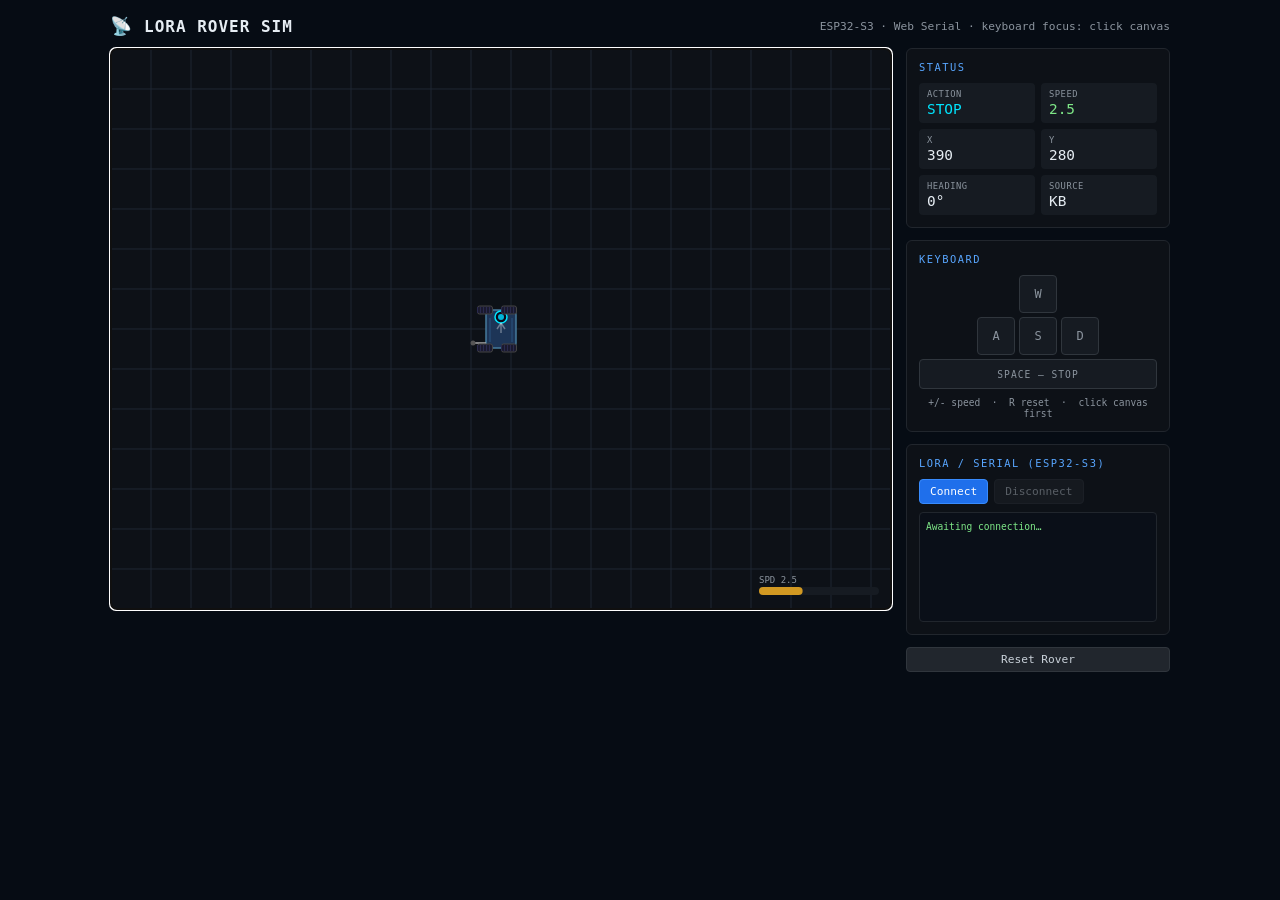
<file: RobotSim/index.html>
<!DOCTYPE html>
<html lang="en">
<head>
  <meta charset="UTF-8">
  <meta name="viewport" content="width=device-width, initial-scale=1.0">
  <title>LoRa Rover Simulator</title>
  <style>
    *, *::before, *::after { box-sizing: border-box; margin: 0; padding: 0; }
    body {
      background: #060c14;
      color: #c9d1d9;
      font-family: 'SF Mono', 'Fira Code', monospace;
      display: flex;
      flex-direction: column;
      align-items: center;
      min-height: 100vh;
      padding: 16px;
      gap: 12px;
    }
    header {
      display: flex;
      align-items: center;
      gap: 12px;
      font-size: 0.8rem;
      color: #8b949e;
      width: 100%;
      max-width: 1060px;
    }
    header h1 { font-size: 1rem; color: #e6edf3; letter-spacing: 1px; }
    .main-row {
      display: flex;
      gap: 14px;
      width: 100%;
      max-width: 1060px;
      align-items: flex-start;
    }
    canvas {
      border: 1px solid #21262d;
      border-radius: 6px;
      display: block;
      flex-shrink: 0;
    }
    .side-panel { display: flex; flex-direction: column; gap: 12px; min-width: 220px; flex: 1; }
    .panel { background: #0d1117; border: 1px solid #21262d; border-radius: 6px; padding: 12px; }
    .panel-title { font-size: 0.65rem; color: #58a6ff; letter-spacing: 1.5px; text-transform: uppercase; margin-bottom: 10px; }
    .status-grid { display: grid; grid-template-columns: 1fr 1fr; gap: 6px; }
    .stat { background: #161b22; border-radius: 4px; padding: 6px 8px; }
    .stat-label { font-size: 0.55rem; color: #8b949e; letter-spacing: 0.5px; }
    .stat-value { font-size: 0.9rem; color: #e6edf3; margin-top: 2px; }
    .kbd-grid {
      display: grid;
      grid-template-columns: repeat(3, 38px);
      grid-template-rows: repeat(2, 38px);
      gap: 4px;
      justify-content: center;
    }
    .key {
      width: 38px; height: 38px;
      background: #161b22;
      border: 1px solid #30363d;
      border-radius: 4px;
      display: flex; align-items: center; justify-content: center;
      font-size: 0.75rem; color: #8b949e;
      transition: background 0.08s, color 0.08s, border-color 0.08s;
      user-select: none;
    }
    .key.active { background: #1f6feb; border-color: #58a6ff; color: #fff; }
    .key-space {
      width: 100%; height: 30px; margin-top: 4px;
      font-size: 0.6rem; letter-spacing: 1px;
    }
    .kbd-hint { font-size: 0.6rem; color: #8b949e; text-align: center; margin-top: 8px; }
    .serial-controls { display: flex; gap: 6px; margin-bottom: 8px; }
    button {
      background: #21262d; border: 1px solid #30363d; border-radius: 4px;
      color: #c9d1d9; padding: 5px 10px; font-size: 0.7rem;
      font-family: inherit; cursor: pointer; transition: background 0.15s;
    }
    button:hover { background: #2d333b; }
    button.primary { background: #1f6feb; border-color: #388bfd; color: #fff; }
    button.primary:hover { background: #388bfd; }
    button:disabled { opacity: 0.4; cursor: default; }
    .serial-log {
      background: #0a0f18; border: 1px solid #21262d; border-radius: 4px;
      height: 110px; overflow-y: auto; padding: 6px;
      font-size: 0.6rem; color: #7ee787; line-height: 1.7;
      white-space: pre-wrap;
    }
    #btn-reset { width: 100%; }
    @media (max-width: 880px) { .main-row { flex-direction: column; align-items: center; } }
  </style>
</head>
<body>

<header>
  <span style="color:#ff6b35;font-size:1.1rem">&#x1F4E1;</span>
  <h1>LORA ROVER SIM</h1>
  <span style="margin-left:auto;font-size:0.7rem">ESP32-S3 · Web Serial · keyboard focus: click canvas</span>
</header>

<div class="main-row">
  <canvas id="canvas" width="780" height="560" tabindex="0"></canvas>

  <div class="side-panel">
    <div class="panel">
      <div class="panel-title">Status</div>
      <div class="status-grid">
        <div class="stat"><div class="stat-label">ACTION</div><div class="stat-value" id="st-action" style="color:#00e5ff">STOP</div></div>
        <div class="stat"><div class="stat-label">SPEED</div><div class="stat-value" id="st-speed" style="color:#7ee787">2.5</div></div>
        <div class="stat"><div class="stat-label">X</div><div class="stat-value" id="st-x">390</div></div>
        <div class="stat"><div class="stat-label">Y</div><div class="stat-value" id="st-y">280</div></div>
        <div class="stat"><div class="stat-label">HEADING</div><div class="stat-value" id="st-angle">270°</div></div>
        <div class="stat"><div class="stat-label">SOURCE</div><div class="stat-value" id="st-source">KB</div></div>
      </div>
    </div>

    <div class="panel">
      <div class="panel-title">Keyboard</div>
      <div class="kbd-grid">
        <div></div>
        <div class="key" id="key-w">W</div>
        <div></div>
        <div class="key" id="key-a">A</div>
        <div class="key" id="key-s">S</div>
        <div class="key" id="key-d">D</div>
      </div>
      <div class="key key-space" id="key-space">SPACE — STOP</div>
      <div class="kbd-hint">+/- speed &nbsp;·&nbsp; R reset &nbsp;·&nbsp; click canvas first</div>
    </div>

    <div class="panel">
      <div class="panel-title">LoRa / Serial (ESP32-S3)</div>
      <div class="serial-controls">
        <button class="primary" id="btn-connect">Connect</button>
        <button id="btn-disconnect" disabled>Disconnect</button>
      </div>
      <div class="serial-log" id="serial-log">Awaiting connection…
</div>
    </div>

    <button id="btn-reset">Reset Rover</button>
  </div>
</div>

<script src="script.js"></script>
</body>
</html>
</file>
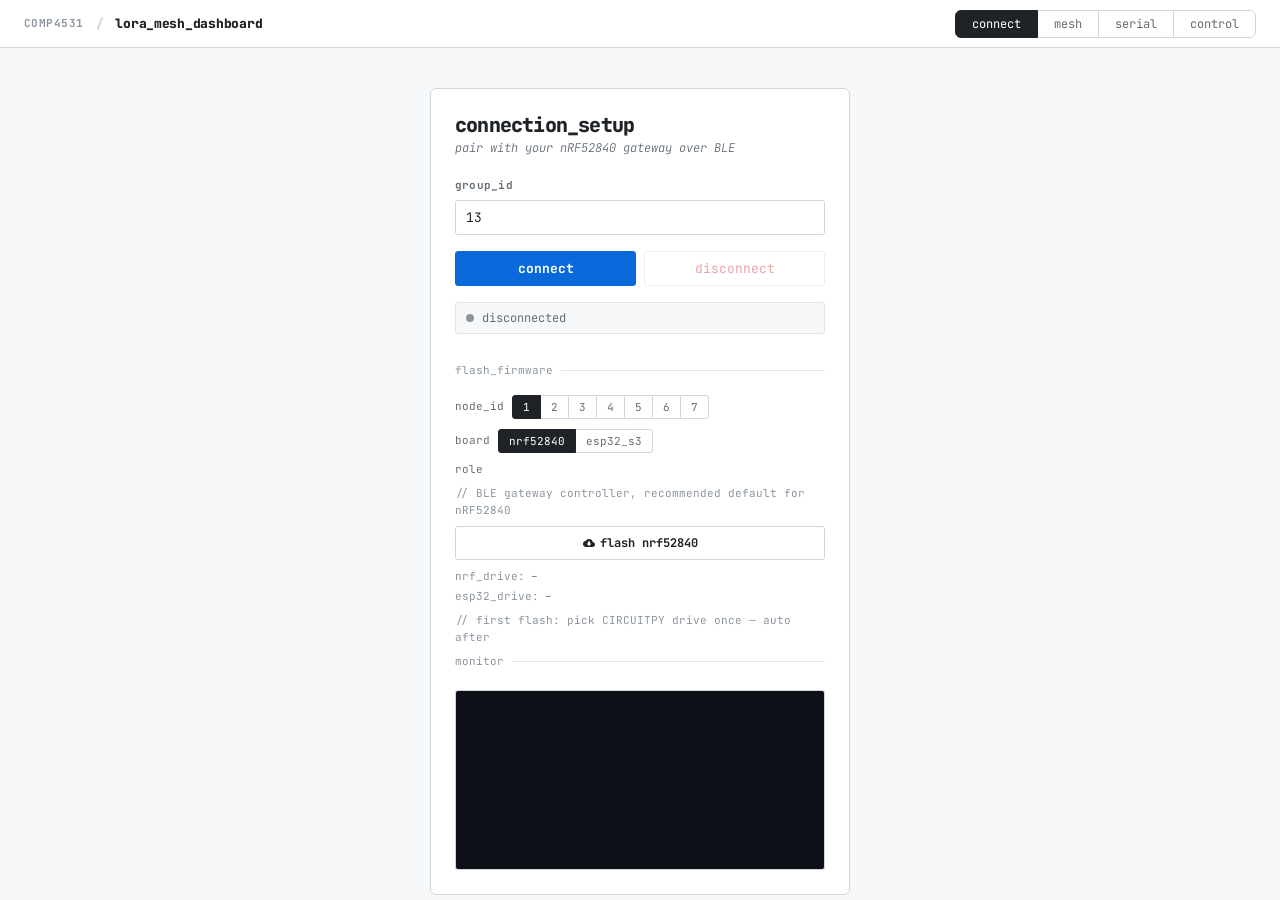
<file: lora-rover-control-network/dashboard/index.html>
<!DOCTYPE html>
<html lang="en">
<head>
    <meta charset="UTF-8">
    <meta name="viewport" content="width=device-width, initial-scale=1.0">
    <title>lora_mesh_dashboard</title>
    <link rel="stylesheet" href="style.css">
</head>
<body>
<div class="app-container">

    <!-- ── top bar ───────────────────────────────────────────────────────────── -->
    <header class="glass-bar">
        <div class="brand">
            <span class="logo-icon">COMP4531</span>
            <span class="brand-sep">/</span>
            <span class="brand-name">lora_mesh_dashboard</span>
        </div>
        <nav class="segmented-control">
            <button type="button" class="nav-btn active" onclick="setTab('home')">connect</button>
            <button type="button" class="nav-btn" onclick="setTab('mesh')">mesh</button>
            <button type="button" class="nav-btn" onclick="setTab('serial')">serial</button>
            <button type="button" class="nav-btn" onclick="setTab('control')">control</button>
        </nav>
    </header>

    <!-- ── connect ───────────────────────────────────────────────────────────── -->
    <section id="view-home" class="view-section active" style="justify-content:center;">
        <div class="card center-card">

            <h1 class="card-title">connection_setup</h1>
            <p class="card-sub">pair with your nRF52840 gateway over BLE</p>

            <div class="field">
                <label>group_id</label>
                <input type="number" id="gid" value="13" min="1" max="30" placeholder="1–30"
                       onkeydown="if(event.key==='Enter')event.preventDefault()">
            </div>

            <div class="action-row">
                <button type="button" id="conBtn" class="btn-primary" onclick="connect()">connect</button>
                <button type="button" id="disBtn" class="btn-danger" onclick="disconnect()" disabled>disconnect</button>
            </div>

            <div class="status-line">
                <div id="statusDot" class="dot"></div>
                <span id="connStatus">disconnected</span>
            </div>

            <hr class="md-divider" data-label="flash_firmware">

            <div class="flash-section">
                <div class="flash-node-row">
                    <span class="flash-node-label">node_id</span>
                    <div class="variant-ctrl" id="nodeIdCtrl">
                        <button type="button" class="var-btn active" onclick="setFlashNodeId(1,this)">1</button>
                        <button type="button" class="var-btn" onclick="setFlashNodeId(2,this)">2</button>
                        <button type="button" class="var-btn" onclick="setFlashNodeId(3,this)">3</button>
                        <button type="button" class="var-btn" onclick="setFlashNodeId(4,this)">4</button>
                        <button type="button" class="var-btn" onclick="setFlashNodeId(5,this)">5</button>
                        <button type="button" class="var-btn" onclick="setFlashNodeId(6,this)">6</button>
                        <button type="button" class="var-btn" onclick="setFlashNodeId(7,this)">7</button>
                    </div>
                </div>
                <div class="flash-variant-row">
                    <span class="flash-node-label">board</span>
                    <div class="variant-ctrl" id="boardCtrl">
                        <button type="button" id="boardBtnNrf" class="var-btn active" onclick="setFlashBoard('nrf',this)">nrf52840</button>
                        <button type="button" id="boardBtnEsp32" class="var-btn" onclick="setFlashBoard('esp32',this)">esp32_s3</button>
                    </div>
                </div>
                <div class="flash-variant-row">
                    <span class="flash-node-label">role</span>
                    <div class="variant-ctrl" id="roleCtrl">
                    </div>
                </div>
                <p class="flash-hint" id="flashRoleHint" style="margin-bottom:8px;">// BLE gateway controller, recommended default for nRF52840</p>

                <div class="action-row" style="margin-bottom:8px;">
                    <button type="button" class="btn-flash" id="btnFlashSelected" onclick="flashSelectedDevice()">
                        <svg viewBox="0 0 24 24" width="12" height="12" fill="currentColor" style="margin-right:5px">
                            <path d="M19.35 10.04A7.49 7.49 0 0 0 12 4C9.11 4 6.6 5.64 5.35 8.04A5.994 5.994 0 0 0 0 14c0 3.31 2.69 6 6 6h13c2.76 0 5-2.24 5-5 0-2.64-2.05-4.78-4.65-4.96zM17 13l-5 5-5-5h3V9h4v4h3z"/>
                        </svg>
                        <span id="btnFlashSelectedLabel">flash nrf52840</span>
                    </button>
                </div>
                <div class="flash-drives">
                    <div class="flash-drive-row">
                        <span class="flash-drive-label">nrf_drive:</span>
                        <span class="flash-drive-name" id="driveName-nrf">–</span>
                        <button type="button" class="btn-forget" id="forgetBtn-nrf" onclick="forgetDrive('nrf')" style="display:none">✕</button>
                    </div>
                    <div class="flash-drive-row">
                        <span class="flash-drive-label">esp32_drive:</span>
                        <span class="flash-drive-name" id="driveName-esp32">–</span>
                        <button type="button" class="btn-forget" id="forgetBtn-esp32" onclick="forgetDrive('esp32')" style="display:none">✕</button>
                    </div>
                </div>
                <p class="flash-hint">// first flash: pick CIRCUITPY drive once — auto after</p>
            </div>

            <hr class="md-divider" data-label="monitor" style="margin-top:16px;">
            <div id="monitorBox" class="monitor-box"></div>
        </div>
    </section>

    <!-- ── serial ───────────────────────────────────────────────────────────── -->
    <section id="view-serial" class="view-section">
        <div class="serial-shell">
            <!-- top bar -->
            <div class="serial-topbar">
                <span class="card-header-title">esp32_serial_chat</span>
                <div style="display:flex;gap:8px;align-items:center;">
                    <span id="serialTabBadge" class="badge">disconnected</span>
                    <button type="button" id="serialTabConnBtn" class="btn-secondary small" onclick="serialTabToggle()">connect_usb</button>
                </div>
            </div>
            <div class="serial-body">
                <!-- left: conversation list -->
                <aside class="serial-conv-sidebar resizable-x">
                    <div class="serial-conv-header">conversations</div>
                    <div id="serialConvList">
                        <div class="serial-conv-item active" data-convid="0" onclick="serialSelectConv(0)">
                            <span class="conv-name">broadcast</span>
                            <span class="conv-badge" id="convBadge-0"></span>
                        </div>
                    </div>
                </aside>
                <!-- right: chat + terminal -->
                <div class="serial-chat-right">
                    <div class="serial-chat-titlebar">
                        <span id="serialChatTitle">broadcast</span>
                    </div>
                    <div id="serialChatWrap" class="serial-chat-wrap">
                        <!-- per-conversation chat areas injected here -->
                        <div id="serialChat-0" class="chat-area serial-chat-pane active-pane">
                            <div class="chat-placeholder">// connect ESP32 via USB</div>
                        </div>
                    </div>
                    <div class="chat-input-area">
                        <input type="text" id="serialMsgInput" placeholder="message…"
                               onkeydown="if(event.key==='Enter') serialTabSend()">
                        <button type="button" class="btn-send" onclick="serialTabSend()">send</button>
                    </div>
                    <hr class="md-divider" data-label="raw_serial" style="margin:6px 0 4px;">
                    <div id="serialRawLog" class="monitor-box monitor-box-light resizable-y" style="height:150px;"></div>
                </div>
            </div>
        </div>
    </section>

    <!-- ── mesh ──────────────────────────────────────────────────────────────── -->
    <section id="view-mesh" class="view-section">
        <aside class="glass-sidebar">
            <h2 class="sidebar-title">mesh_network</h2>
            <p class="sidebar-sub">SF7 · frozen · distance-vector routing</p>

            <table class="stats-table" style="margin-bottom:16px;">
                <tr><td>my_node</td><td id="meshMyNodeId">—</td></tr>
                <tr><td>nodes_seen</td><td id="meshNodeCount">0</td></tr>
                <tr><td>msg_count</td><td id="meshMsgCount">0</td></tr>
            </table>

            <hr class="md-divider" data-label="send" style="margin-bottom:12px;">

            <div class="mesh-compose" style="margin-bottom:16px;">
                <select id="meshDstSelect">
                    <option value="0">broadcast</option>
                </select>
                <input type="text" id="meshMsgInput" placeholder="message…"
                       onkeydown="if(event.key==='Enter') sendMesh()">
                <button type="button" class="btn-primary small" onclick="sendMesh()">↑</button>
            </div>
            <div class="mesh-send-row" style="margin-bottom:16px;">
                <button type="button" class="btn-secondary small" onclick="sendEndpointDebug('ON')">debug_on</button>
                <button type="button" class="btn-secondary small" onclick="sendEndpointDebug('STATUS')">debug_status</button>
                <button type="button" class="btn-secondary small" onclick="sendEndpointDebug('OFF')">debug_off</button>
            </div>
            <div class="mesh-send-row" style="margin-bottom:16px;align-items:center;gap:6px;">
                <button type="button" id="topoToggleBtn" class="btn-primary small"
                        onclick="toggleTopoReporting()" style="background:var(--ok);">topo: on</button>
                <input type="number" id="topoIntervalInput" placeholder="interval (s)"
                       style="width:70px;font-size:11px;" min="0" value="0"
                       onkeydown="if(event.key==='Enter') setTopoInterval()">
                <button type="button" class="btn-secondary small" onclick="setTopoInterval()">set</button>
            </div>
            <div class="mesh-send-row" style="margin-bottom:16px;align-items:center;gap:6px;">
                <span style="font-size:10px;color:var(--text-dim);">route:</span>
                <select id="routeModeSelect" onchange="setRouteMode(this.value)" style="font-size:11px;width:92px;">
                    <option value="reliable" selected>reliable</option>
                    <option value="fastest">fastest</option>
                </select>
            </div>
            <div class="mesh-send-row" style="margin-bottom:16px;align-items:center;gap:6px;">
                <span style="font-size:10px;color:var(--text-dim);">SF:</span>
                <span id="meshSfDisplay" style="font-weight:700;font-size:12px;">7</span>
                <select id="sfSelect" onchange="setSfManual(this.value)" style="font-size:11px;width:60px;" disabled>
                    <option value="7" selected>SF7</option>
                </select>
                <span style="font-size:10px;color:var(--text-dim);margin-left:4px;">mode:</span>
                <button type="button" class="btn-secondary small" onclick="_sendTopoCmd('MODE:QUIET')">quiet</button>
                <button type="button" class="btn-secondary small" onclick="_sendTopoCmd('MODE:NORMAL')">normal</button>
                <button type="button" class="btn-secondary small" onclick="_sendTopoCmd('MODE:ACTIVE')">active</button>
            </div>

            <div class="mesh-section-label">discovered_nodes</div>
            <div id="meshNodeList" style="margin-bottom:16px; flex:1; min-height:0; overflow-y:auto;"></div>

            <hr class="md-divider" data-label="esp32_serial" style="margin-bottom:12px;">

            <button type="button" class="btn-secondary small" id="serialBtn" onclick="serialTabToggle()" style="margin-bottom:8px;">connect_usb</button>
            <div class="mesh-send-row" id="serialSendRow" style="display:none;">
                <input type="text" id="serialInput" placeholder="send via esp32…"
                       onkeydown="if(event.key==='Enter') sendSerial()">
                <button type="button" class="btn-primary small" onclick="sendSerial()">TX</button>
            </div>
        </aside>

        <div class="resize-handle resize-handle-x" id="sidebarResizeHandle"></div>

        <main class="mesh-main">
            <div id="meshViz"><svg id="meshSvg"></svg></div>
            <div class="resize-handle resize-handle-y" id="logResizeHandle"></div>
            <div id="meshLog"></div>
        </main>
    </section>

    <!-- ── control ──────────────────────────────────────────────────────────── -->
    <section id="view-control" class="view-section">
        <div class="control-layout">
            <!-- left: compass + speed + send -->
            <aside class="control-sidebar">
                <h2 class="sidebar-title">rover control</h2>
                <p class="sidebar-sub" id="controlEndpointLabel">no endpoint selected</p>

                <div class="field" style="margin-bottom:6px;">
                    <label>target_endpoint</label>
                    <select id="controlDstSelect">
                        <option value="0">-- select node --</option>
                    </select>
                </div>

                <!-- Compass -->
                <div class="compass-wrap">
                    <svg id="compassSvg" viewBox="0 0 160 160" width="160" height="160">
                        <circle cx="80" cy="80" r="72" fill="none" stroke="var(--border)" stroke-width="1"/>
                        <circle cx="80" cy="80" r="66" fill="none" stroke="var(--border-sub)" stroke-width="0.5" stroke-dasharray="2,4"/>
                        <g id="compassTicks"></g>
                        <line id="compassNeedle" x1="80" y1="80" x2="80" y2="18" stroke="#ff6b35" stroke-width="2.5" stroke-linecap="round"/>
                        <circle cx="80" cy="80" r="5" fill="var(--accent)"/>
                        <circle cx="80" cy="80" r="2.5" fill="#fff"/>
                    </svg>
                    <div class="compass-readout">
                        <input type="number" id="bearingInput" value="0" min="0" max="360" step="0.1" onchange="setBearing(this.value)">
                        <span class="compass-unit">deg</span>
                    </div>
                    <div class="compass-presets">
                        <button type="button" class="preset-btn" onclick="setBearing(0)">N</button>
                        <button type="button" class="preset-btn" onclick="setBearing(45)">NE</button>
                        <button type="button" class="preset-btn" onclick="setBearing(90)">E</button>
                        <button type="button" class="preset-btn" onclick="setBearing(135)">SE</button>
                        <button type="button" class="preset-btn" onclick="setBearing(180)">S</button>
                        <button type="button" class="preset-btn" onclick="setBearing(225)">SW</button>
                        <button type="button" class="preset-btn" onclick="setBearing(270)">W</button>
                        <button type="button" class="preset-btn" onclick="setBearing(315)">NW</button>
                    </div>
                </div>

                <!-- Speed -->
                <div class="field">
                    <label>speed: <span id="speedValue">2.5</span></label>
                    <input type="range" id="speedSlider" min="0.5" max="6.0" step="0.1" value="2.5" oninput="updateSpeedLabel()">
                </div>

                <!-- Direct command buttons -->
                <div class="control-actions">
                    <button type="button" class="btn-secondary small rover-send" onclick="sendRoverCmd('L')">turn L</button>
                    <button type="button" class="btn-secondary small rover-send" onclick="sendRoverCmd('R')">turn R</button>
                    <button type="button" class="btn-danger small rover-send" onclick="sendRoverCmd('S')">stop</button>
                </div>
                <div class="control-actions" style="margin-top:4px;">
                    <button type="button" class="btn-primary small rover-send" onclick="sendCurrentBearing()">send bearing</button>
                    <button type="button" class="btn-primary small rover-send" onclick="sendCurrentSpeed()">send speed</button>
                </div>

                <!-- FWD / BACK with time or distance -->
                <div class="field">
                    <label>move forward</label>
                    <div style="display:flex;gap:4px;">
                        <input type="number" id="fwdAmount" value="500" min="1" style="flex:1;">
                        <select id="fwdUnit" style="width:60px;font-size:11px;">
                            <option value="time">ms</option>
                            <option value="dist">px</option>
                        </select>
                        <button type="button" class="btn-primary small rover-send" onclick="sendFwd()" style="background:var(--ok)">go</button>
                    </div>
                </div>
                <div class="field">
                    <label>move backward</label>
                    <div style="display:flex;gap:4px;">
                        <input type="number" id="backAmount" value="300" min="1" style="flex:1;">
                        <select id="backUnit" style="width:60px;font-size:11px;">
                            <option value="time">ms</option>
                            <option value="dist">px</option>
                        </select>
                        <button type="button" class="btn-primary small rover-send" onclick="sendBack()">go</button>
                    </div>
                </div>
                <div class="control-actions">
                    <button type="button" class="btn-secondary small" onclick="resetControlSim()">reset sim</button>
                </div>
            </aside>

            <!-- right: grid map + waypoints -->
            <main class="control-main">
                <div class="control-map-wrap">
                    <canvas id="controlMap" width="700" height="560"></canvas>
                    <div class="map-overlay" id="mapOverlay">
                        <span>select an endpoint to begin</span>
                    </div>
                </div>
                <div class="waypoint-bar">
                    <button type="button" class="btn-secondary small" id="btnToggleWaypoints" onclick="toggleWaypoints()">waypoints ▾</button>
                    <button type="button" class="btn-secondary small" onclick="addWaypoint()">+ add</button>
                    <button type="button" class="btn-secondary small" onclick="clearWaypoints()">clear</button>
                    <span style="flex:1;"></span>
                    <button type="button" class="btn-primary small rover-send" id="btnSendNext" onclick="sendNextWaypoint()">send next</button>
                    <button type="button" class="btn-primary small rover-send" id="btnSendAll" onclick="sendAllWaypoints()">send all</button>
                </div>
                <div id="waypointList" class="waypoint-list"></div>
                <div id="ackLog" class="ack-log"></div>
            </main>
        </div>
    </section>

</div>

<script src="https://d3js.org/d3.v7.min.js"></script>
<script src="script.js"></script>
</body>
</html>
</file>
<file: lora-rover-control-network/dashboard/style.css>
/* ── fonts ──────────────────────────────────────────────────────────────────── */
@import url('https://fonts.googleapis.com/css2?family=JetBrains+Mono:ital,wght@0,300;0,400;0,700;0,800;1,300&display=swap');

/* ── design tokens ──────────────────────────────────────────────────────────── */
:root {
    --bg:          #F6F8FA;
    --surface:     #FFFFFF;
    --border:      #D0D7DE;
    --border-sub:  #E1E4E8;
    --text:        #1F2328;
    --text-dim:    #656D76;
    --text-muted:  #8C959F;
    --ok:          #1A7F37;
    --ok-bg:       #DAFBE1;
    --warn:        #9A6700;
    --warn-bg:     #FFF8C5;
    --err:         #CF222E;
    --err-bg:      #FFEBE9;
    --accent:      #0969DA;   /* solid fill: primary action only */
    --r:           6px;
    --r-sm:        3px;
    --font:        'JetBrains Mono', 'Courier New', monospace;
}

/* ── reset ──────────────────────────────────────────────────────────────────── */
*, *::before, *::after { box-sizing: border-box; }
body {
    margin: 0; padding: 0;
    background: var(--bg);
    color: var(--text);
    font-family: var(--font);
    font-size: 13px;
    line-height: 1.5;
    height: 100vh; width: 100vw;
    overflow: hidden;
}

/* ── top bar ────────────────────────────────────────────────────────────────── */
.glass-bar {
    position: fixed; top: 0; left: 0; right: 0;
    height: 48px;
    background: var(--surface);
    border-bottom: 1px solid var(--border);
    display: flex; align-items: center; justify-content: space-between;
    padding: 0 24px;
    z-index: 100;
}

.brand {
    display: flex; align-items: center; gap: 12px;
    font-weight: 800; font-size: 13px; letter-spacing: -0.02em;
}
.logo-icon {
    font-size: 11px; font-weight: 700; letter-spacing: 0.04em;
    color: var(--text-muted);
}
.brand-sep { color: var(--border); }
.brand-name { color: var(--text); }

/* tab nav */
.segmented-control { display: flex; gap: 0; }
.nav-btn {
    border: 1px solid var(--border); background: var(--surface);
    padding: 5px 16px; font-family: var(--font); font-size: 12px;
    font-weight: 400; color: var(--text-dim); cursor: pointer;
    transition: background 0.1s, color 0.1s;
    margin-left: -1px;
}
.nav-btn:first-child { border-radius: var(--r) 0 0 var(--r); margin-left: 0; }
.nav-btn:last-child  { border-radius: 0 var(--r) var(--r) 0; }
.nav-btn:hover  { background: var(--bg); color: var(--text); z-index: 1; }
.nav-btn.active { background: var(--text); color: #fff; border-color: var(--text); z-index: 2; }

/* ── layout ─────────────────────────────────────────────────────────────────── */
.app-container { padding-top: 48px; height: 100vh; }

.view-section {
    display: none; position: absolute;
    top: 48px; left: 0; right: 0; bottom: 0;
    opacity: 0;
}
.view-section.active {
    display: flex;
    animation: fadeIn 0.15s ease forwards;
}
@keyframes fadeIn { to { opacity: 1; } }

/* ── connect tab ────────────────────────────────────────────────────────────── */
.center-card {
    margin: auto; align-self: flex-start;
    margin-top: 40px;
    width: 100%; max-width: 420px;
}
.card {
    background: var(--surface);
    border: 1px solid var(--border);
    border-radius: var(--r);
    padding: 24px;
    display: flex; flex-direction: column;
}

/* title pairing: ExtraBold + Light Italic */
.card-title {
    font-size: 20px; font-weight: 800; letter-spacing: -0.04em;
    margin: 0 0 2px; line-height: 1.2;
}
.card-sub {
    font-size: 12px; font-weight: 300; font-style: italic;
    color: var(--text-dim); margin: 0 0 20px;
}

/* dividers */
.md-divider {
    border: none; border-top: 1px solid var(--border-sub);
    margin: 20px 0; color: var(--text-muted);
    font-size: 11px; font-weight: 400; text-align: left;
    overflow: visible; position: relative; height: 0;
}
.md-divider::after {
    content: attr(data-label);
    position: absolute; top: -9px; left: 0;
    background: var(--surface); padding-right: 8px;
    color: var(--text-muted); font-size: 11px;
}

/* form */
.field { margin-bottom: 16px; }
.field label {
    display: block; font-size: 11px; font-weight: 700;
    color: var(--text-dim); margin-bottom: 6px; letter-spacing: 0.02em;
}
input[type="text"],
input[type="number"] {
    width: 100%; padding: 8px 10px;
    border: 1px solid var(--border);
    border-radius: var(--r-sm);
    background: var(--surface);
    font-family: var(--font); font-size: 13px;
    color: var(--text);
    transition: border-color 0.1s, box-shadow 0.1s;
    -webkit-appearance: none;
}
input:focus {
    outline: none;
    border-color: var(--accent);
    box-shadow: 0 0 0 3px rgba(9,105,218,0.15);
}

/* buttons */
.action-row { display: flex; gap: 8px; margin-bottom: 16px; }
.btn-primary {
    flex: 1; padding: 8px 16px;
    background: var(--accent); color: #fff;
    border: 1px solid var(--accent);
    border-radius: var(--r-sm); font-family: var(--font); font-size: 13px;
    font-weight: 700; cursor: pointer; transition: filter 0.1s;
    display: flex; align-items: center; justify-content: center; gap: 6px;
}
.btn-primary:hover   { filter: brightness(1.1); }
.btn-primary:active  { filter: brightness(0.9); }
.btn-primary.small   { flex: 0 0 auto; padding: 6px 12px; font-size: 12px; }

.btn-secondary {
    flex: 1; padding: 8px 16px;
    background: var(--surface); color: var(--text);
    border: 1px solid var(--border);
    border-radius: var(--r-sm); font-family: var(--font); font-size: 13px;
    font-weight: 400; cursor: pointer; transition: background 0.1s;
    display: flex; align-items: center; justify-content: center; gap: 6px;
}
.btn-secondary:hover  { background: var(--bg); }
.btn-secondary:active { background: var(--border-sub); }
.btn-secondary:disabled { opacity: 0.4; cursor: not-allowed; }
.btn-secondary.small  { flex: 0 0 auto; padding: 6px 12px; font-size: 12px; }

.btn-danger {
    flex: 1; padding: 8px 16px;
    background: var(--surface); color: var(--err);
    border: 1px solid var(--border);
    border-radius: var(--r-sm); font-family: var(--font); font-size: 13px;
    font-weight: 400; cursor: pointer; transition: background 0.1s, border-color 0.1s;
}
.btn-danger:hover:not(:disabled) { background: var(--err-bg); border-color: var(--err); }
.btn-danger:disabled { opacity: 0.4; cursor: not-allowed; }

/* status line */
.status-line {
    display: flex; align-items: center; gap: 8px;
    font-size: 12px; color: var(--text-dim);
    padding: 6px 10px;
    border: 1px solid var(--border-sub);
    border-radius: var(--r-sm);
    margin-bottom: 16px;
    background: var(--bg);
}
.dot {
    width: 8px; height: 8px; border-radius: 50%;
    background: var(--text-muted); flex-shrink: 0;
    transition: background 0.3s;
}
.dot.ok   { background: var(--ok);   box-shadow: 0 0 0 3px var(--ok-bg); }
.dot.warn { background: var(--warn); box-shadow: 0 0 0 3px var(--warn-bg); }
.dot.err  { background: var(--err);  box-shadow: 0 0 0 3px var(--err-bg); }

/* code-block terminal */
.code-block {
    background: var(--bg);
    border: 1px solid var(--border);
    border-radius: var(--r-sm);
    padding: 12px;
    font-family: var(--font); font-size: 11px;
    color: var(--text-dim);
    height: 140px; overflow-y: auto;
    margin-bottom: 16px;
    line-height: 1.6;
}
.code-block .log-line { display: block; }
.code-block .log-time { color: var(--text-muted); }
.code-block .log-ok   { color: var(--ok); }
.code-block .log-err  { color: var(--err); }

/* flash section */
.flash-section { margin-top: 4px; }
.flash-node-row {
    display: flex; align-items: center; gap: 8px; margin-bottom: 10px;
}
.flash-node-label { font-size: 11px; color: var(--text-dim); white-space: nowrap; }
.flash-node-input {
    width: 64px; padding: 6px 8px;
    border: 1px solid var(--border); border-radius: var(--r-sm);
    font-family: var(--font); font-size: 12px;
    background: var(--surface); text-align: center;
}

.btn-flash {
    flex: 1; border: 1px solid var(--border);
    background: var(--surface); color: var(--text);
    padding: 8px 12px; border-radius: var(--r-sm);
    font-family: var(--font); font-size: 12px; font-weight: 700;
    cursor: pointer; display: flex; align-items: center; justify-content: center;
    transition: background 0.1s;
}
.btn-flash:hover { background: var(--bg); }
.btn-flash.flashing { opacity: 0.5; pointer-events: none; }

.flash-drives { margin-top: 8px; display: flex; flex-direction: column; gap: 3px; }
.flash-drive-row { display: flex; align-items: center; gap: 6px; font-size: 11px; }
.flash-drive-label { color: var(--text-muted); white-space: nowrap; min-width: 70px; }
.flash-drive-name  { color: var(--text-dim); flex: 1; overflow: hidden; text-overflow: ellipsis; white-space: nowrap; }
.btn-forget {
    background: none; border: none; cursor: pointer;
    font-size: 11px; color: var(--text-muted); padding: 0 2px; line-height: 1;
}
.btn-forget:hover { color: var(--err); }
.flash-hint { margin: 8px 0 0; font-size: 11px; color: var(--text-muted); }

/* esp32 firmware variant toggle */
.flash-variant-row {
    display: flex; align-items: center; gap: 8px; margin-bottom: 8px;
}
.variant-ctrl { display: flex; }
.var-btn {
    border: 1px solid var(--border); background: var(--surface);
    color: var(--text-dim); font-family: var(--font); font-size: 11px;
    padding: 4px 10px; cursor: pointer; margin-left: -1px;
    transition: background 0.1s, color 0.1s;
}
.var-btn:first-child { border-radius: var(--r-sm) 0 0 var(--r-sm); margin-left: 0; }
.var-btn:last-child  { border-radius: 0 var(--r-sm) var(--r-sm) 0; }
.var-btn:hover  { background: var(--bg); color: var(--text); z-index: 1; }
.var-btn.active { background: var(--text); color: #fff; border-color: var(--text); z-index: 2; }

/* wifi credentials row */
.wifi-cred-row { display: flex; gap: 6px; }
.wifi-cred-input {
    flex: 1; padding: 6px 8px; border: 1px solid var(--border);
    border-radius: var(--r-sm); font-family: var(--font); font-size: 12px;
    background: var(--surface); color: var(--text); min-width: 0;
}
.wifi-cred-input:focus { outline: none; border-color: var(--accent); box-shadow: 0 0 0 3px rgba(9,105,218,0.15); }

/* ── lora tab ────────────────────────────────────────────────────────────────── */
#view-lora {
    padding: 16px 24px;
    flex-direction: column;
    align-items: stretch;
    gap: 0;
}
.lora-card {
    border: 1px solid var(--border);
    border-radius: var(--r);
    background: var(--surface);
    flex: 1; display: flex; flex-direction: column;
    min-height: 0; overflow: hidden;
    max-width: 760px; width: 100%; margin: 0 auto;
}
.card-header {
    padding: 10px 16px;
    border-bottom: 1px solid var(--border-sub);
    display: flex; justify-content: space-between; align-items: center;
    flex-shrink: 0;
}
.card-header-title { font-weight: 800; font-size: 14px; letter-spacing: -0.02em; }
.badge {
    font-size: 11px; font-weight: 400;
    padding: 2px 8px; border-radius: var(--r-sm);
    border: 1px solid var(--border); color: var(--text-dim);
    background: var(--bg);
}
.lora-controls {
    padding: 8px 16px; border-bottom: 1px solid var(--border-sub);
    display: flex; justify-content: flex-end; flex-shrink: 0;
}
.chat-area {
    flex: 1; padding: 16px; overflow-y: auto;
    display: flex; flex-direction: column; gap: 8px;
    background: var(--bg); min-height: 0;
}
.chat-placeholder { text-align: center; color: var(--text-muted); margin-top: 40px; font-size: 12px; }
.msg {
    padding: 8px 12px; border-radius: var(--r);
    font-size: 12px; max-width: 75%; line-height: 1.5;
    border: 1px solid var(--border-sub);
}
.msg.in  { background: var(--surface); align-self: flex-start; border-bottom-left-radius: var(--r-sm); }
.msg.out {
    background: var(--text); color: #fff;
    border-color: var(--text); align-self: flex-end;
    border-bottom-right-radius: var(--r-sm);
}
.chat-input-area {
    padding: 12px 16px; border-top: 1px solid var(--border-sub);
    display: flex; gap: 8px; flex-shrink: 0; background: var(--surface);
}
.chat-input-area input { flex: 1; margin: 0; }
.btn-send {
    padding: 8px 16px; background: var(--text); color: #fff;
    border: 1px solid var(--text); border-radius: var(--r-sm);
    font-family: var(--font); font-size: 12px; font-weight: 700;
    cursor: pointer; flex-shrink: 0;
}
.btn-send:hover { filter: brightness(1.15); }

/* rssi chart */
#loraGraphPanel {
    border-bottom: 1px solid var(--border-sub);
    background: var(--bg); padding: 12px 16px;
}
.graph-header {
    display: flex; justify-content: space-between; align-items: center;
    font-size: 11px; color: var(--text-dim); margin-bottom: 8px;
}

/* ── mesh tab ────────────────────────────────────────────────────────────────── */
#view-mesh { padding: 0; }

.glass-sidebar {
    width: 260px; flex-shrink: 0;
    background: var(--surface);
    border-right: 1px solid var(--border);
    padding: 16px;
    display: flex; flex-direction: column; gap: 0;
    height: 100%; overflow-y: auto;
    min-width: 200px;
}
.sidebar-title {
    font-size: 16px; font-weight: 800; letter-spacing: -0.03em;
    margin: 0 0 4px;
}
.sidebar-sub {
    font-size: 11px; font-weight: 300; font-style: italic;
    color: var(--text-dim); margin: 0 0 16px;
}

/* stats table */
.stats-table { width: 100%; border-collapse: collapse; margin-bottom: 0; }
.stats-table td {
    padding: 5px 0; font-size: 12px;
    border-bottom: 1px solid var(--border-sub);
}
.stats-table td:first-child { color: var(--text-dim); }
.stats-table td:last-child  { text-align: right; font-weight: 700; }
.stats-table tr:last-child td { border-bottom: none; }

/* mesh compose */
.mesh-compose {
    display: flex; gap: 6px; align-items: center;
}
.mesh-compose input { flex: 1; font-size: 12px; min-width: 0; }
#meshDstSelect {
    flex: 0 0 auto; font-family: var(--font); font-size: 12px;
    padding: 7px 6px; border: 1px solid var(--border);
    border-radius: var(--r-sm); background: var(--surface);
    color: var(--text); cursor: pointer; outline: none;
}

/* node list */
.mesh-section-label {
    font-size: 10px; font-weight: 700; letter-spacing: 0.06em;
    color: var(--text-muted); text-transform: uppercase; margin-bottom: 6px;
}
#meshNodeList { display: flex; flex-direction: column; gap: 4px; overflow-y: auto; }
.mesh-node-row {
    display: flex; justify-content: space-between; align-items: center;
    padding: 6px 8px; border: 1px solid var(--border-sub);
    border-radius: var(--r-sm); font-size: 11px;
}
.mesh-node-id   { font-weight: 700; }
.mesh-node-meta { color: var(--text-dim); font-size: 10px; text-align: right; }
.mesh-node-row.stale-row { opacity: 0.4; }
.mesh-node-row.gone-row  { opacity: 0.25; color: var(--ok); }

/* serial */
.mesh-send-row { display: flex; gap: 6px; flex-wrap: wrap; align-items: center; }
.mesh-send-row input { flex: 1; font-size: 12px; min-width: 0; }

/* mesh main area */
.mesh-main {
    flex: 1; display: flex; flex-direction: column; overflow: hidden; min-width: 0;
}
#meshViz {
    flex: 1; min-height: 0; background: var(--bg);
    border-bottom: 1px solid var(--border);
    position: relative; overflow: hidden;
}
#meshSvg { width: 100%; height: 100%; display: block; }

/* mesh log — code-block style */
#meshLog {
    height: 140px; flex-shrink: 0; overflow-y: auto;
    background: var(--surface);
    font-family: var(--font); font-size: 11px;
    color: var(--text-dim);
    padding: 10px 14px;
    display: flex; flex-direction: column; gap: 2px;
    min-height: 80px;
    max-height: 55vh;
}
.mesh-log-entry {
    display: flex; gap: 10px; line-height: 1.5;
    white-space: nowrap; overflow: hidden; text-overflow: ellipsis; flex-shrink: 0;
}
.mesh-log-time { color: var(--text-muted); flex-shrink: 0; }
.mesh-log-rx   { color: var(--ok); }
.mesh-log-tx   { color: var(--accent); }
.mesh-log-rt   { color: var(--warn); }

/* mesh node/link SVG classes */
.mesh-node { cursor: pointer; }
.mesh-link  { pointer-events: none; }

/* ── sim tab ─────────────────────────────────────────────────────────────────── */
#view-sim { padding: 0; }

.sim-main {
    flex: 1; display: flex; flex-direction: column; overflow: hidden;
}
#simViz {
    flex: 1; min-height: 0; background: var(--bg);
    border-bottom: 1px solid var(--border);
    position: relative; overflow: hidden;
}
#simSvg { width: 100%; height: 100%; display: block; }
#simResults {
    height: 190px; flex-shrink: 0; overflow-y: auto; overflow-x: auto;
    background: var(--surface); padding: 10px 16px;
    font-family: var(--font); font-size: 11px; color: var(--text-dim);
}

/* sidebar controls */
.sim-group { margin-bottom: 10px; }
.sim-label {
    display: flex; justify-content: space-between; align-items: center;
    font-size: 11px; font-weight: 700; color: var(--text-dim);
    letter-spacing: 0.02em; margin-bottom: 4px;
}
.sim-val { font-weight: 400; color: var(--accent); }
.sim-group input[type="range"] { width: 100%; accent-color: var(--accent); cursor: pointer; }
.sim-group select,
.sim-select-inline {
    font-family: var(--font); font-size: 12px;
    padding: 6px 8px; border: 1px solid var(--border);
    border-radius: var(--r-sm); background: var(--surface);
    color: var(--text); cursor: pointer; outline: none;
}
.sim-group select { width: 100%; }
.sim-select-inline { flex: 1; min-width: 0; }
.sim-group select:focus,
.sim-select-inline:focus { border-color: var(--accent); }

.sim-packet-result {
    margin-top: 8px; font-size: 11px; color: var(--text-dim); line-height: 1.6;
    padding: 6px 8px; border: 1px solid var(--border-sub);
    border-radius: var(--r-sm); background: var(--bg); min-height: 38px;
}

/* results panel */
.sim-stats-row {
    display: flex; gap: 20px; margin-bottom: 10px; flex-wrap: wrap; align-items: flex-start;
}
.sim-stat { display: flex; flex-direction: column; }
.sim-stat-label { font-size: 10px; color: var(--text-muted); margin-bottom: 1px; }
.sim-stat-val { font-size: 12px; font-weight: 700; }

.sim-table-wrap { overflow-x: auto; }
.sim-table { width: 100%; border-collapse: collapse; font-size: 11px; }
.sim-table th {
    text-align: left; padding: 4px 10px;
    color: var(--text-muted); font-weight: 700;
    border-bottom: 1px solid var(--border); white-space: nowrap;
}
.sim-table td { padding: 3px 10px; border-bottom: 1px solid var(--border-sub); white-space: nowrap; }
.sim-table tr:hover td { background: var(--bg); }
.sim-table td.sim-td-path { color: var(--accent); font-size: 10px; max-width: 220px; overflow: hidden; text-overflow: ellipsis; }

/* SF legend strip */
.sim-legend {
    display: flex; gap: 8px; align-items: center;
    font-size: 10px; color: var(--text-muted); flex-wrap: wrap;
}
.sim-legend-item { display: flex; align-items: center; gap: 3px; }
.sim-legend-dot { width: 8px; height: 8px; border-radius: 50%; flex-shrink: 0; }

/* monitor box — connect panel */
.monitor-box {
    margin-top: 8px;
    height: 180px;
    overflow-y: auto;
    background: #0d1117;
    border: 1px solid var(--border);
    border-radius: var(--r-sm);
    padding: 6px 8px;
    font-family: var(--font);
    font-size: 11px;
    color: #7ee787;
    min-height: 100px;
    max-height: 55vh;
}
.monitor-box-light {
    background: var(--bg);
    color: var(--text-dim);
    border-color: var(--border-sub);
}
.monitor-empty {
    color: var(--text-muted);
    font-style: italic;
}
.monitor-line { line-height: 1.5; white-space: pre-wrap; word-break: break-all; }
.monitor-err  { color: #f85149; }
.monitor-tx { color: #79c0ff; }

/* ── resize handles ───────────────────────────────────────────────────────── */
.resize-handle {
    flex-shrink: 0;
    background: transparent;
    transition: background 0.15s;
    z-index: 10;
    position: relative;
}
.resize-handle::after {
    content: '';
    position: absolute;
    border-radius: 999px;
    background: var(--border);
    opacity: 0;
    transition: opacity 0.15s;
}
.resize-handle:hover::after,
.resize-handle.dragging::after {
    opacity: 1;
    background: var(--accent);
}

.resize-handle-x {
    width: 6px;
    cursor: col-resize;
    margin-left: -3px;
    margin-right: -3px;
}
.resize-handle-x::after {
    top: 50%; left: 50%;
    transform: translate(-50%, -50%);
    width: 3px; height: 32px;
}

.resize-handle-y {
    height: 6px;
    cursor: row-resize;
    margin-top: -3px;
    margin-bottom: -3px;
}
.resize-handle-y::after {
    top: 50%; left: 50%;
    transform: translate(-50%, -50%);
    width: 32px; height: 3px;
}

body.resizing-x {
    cursor: col-resize !important;
    user-select: none !important;
}
body.resizing-y {
    cursor: row-resize !important;
    user-select: none !important;
}

.resizable-x {
    resize: horizontal;
    overflow: auto;
}
.resizable-y {
    resize: vertical;
    overflow: auto;
}

/* serial tab layout */
.serial-shell {
    display: flex; flex-direction: column;
    width: 100%; height: 100%; overflow: hidden;
}
.serial-topbar {
    display: flex; justify-content: space-between; align-items: center;
    padding: 10px 16px; border-bottom: 1px solid var(--border);
    background: var(--surface); flex-shrink: 0;
}
.serial-body {
    display: flex; flex: 1; overflow: hidden;
}
.serial-conv-sidebar {
    width: 140px; flex-shrink: 0;
    border-right: 1px solid var(--border);
    background: var(--bg);
    display: flex; flex-direction: column; overflow: hidden;
    min-width: 120px;
    max-width: 360px;
}
.serial-conv-header {
    font-size: 10px; font-weight: 700; color: var(--text-muted);
    padding: 10px 12px 6px; text-transform: uppercase; letter-spacing: 0.05em;
    flex-shrink: 0;
}
.serial-conv-item {
    display: flex; justify-content: space-between; align-items: center;
    padding: 8px 12px; cursor: pointer; font-size: 12px;
    border-left: 2px solid transparent;
    transition: background 0.1s;
}
.serial-conv-item:hover   { background: var(--surface); }
.serial-conv-item.active  { background: var(--surface); border-left-color: var(--accent); }
.conv-name  { font-weight: 600; color: var(--text-dim); }
.conv-badge {
    font-size: 10px; font-weight: 700; color: #fff;
    background: var(--accent); border-radius: 8px;
    padding: 1px 5px; min-width: 14px; text-align: center;
}
.conv-badge:empty { display: none; }

.serial-chat-right {
    flex: 1; display: flex; flex-direction: column; overflow: hidden; padding: 0 12px 8px; min-width: 0;
}
.serial-chat-titlebar {
    padding: 10px 0 6px; font-weight: 700; font-size: 13px;
    color: var(--text-dim); border-bottom: 1px solid var(--border-sub);
    flex-shrink: 0; margin-bottom: 6px;
}
.serial-chat-wrap {
    flex: 1; position: relative; overflow: hidden; min-height: 0;
}
.serial-chat-pane {
    display: none; position: absolute; inset: 0; overflow-y: auto;
}
.serial-chat-pane.active-pane { display: flex; }

/* ── control tab ───────────────────────────────────────────────────────── */
.control-layout {
    display: flex; width: 100%; height: 100%; overflow: hidden;
}
.control-sidebar {
    width: 248px; flex-shrink: 0;
    background: var(--surface);
    border-right: 1px solid var(--border);
    padding: 16px;
    display: flex; flex-direction: column; gap: 10px;
    height: 100%; overflow-y: auto;
}
.control-sidebar .sidebar-title { font-size: 16px; font-weight: 800; margin: 0; }
.control-sidebar .sidebar-sub  { font-size: 11px; color: var(--text-dim); margin: 0 0 4px; }
.control-sidebar .field { margin-bottom: 0; }
.control-sidebar label {
    font-size: 11px; color: var(--text-dim); font-weight: 700;
}
.control-sidebar select,
.control-sidebar input[type="number"] {
    width: 100%; font-family: var(--font); font-size: 12px;
    padding: 6px 8px; border: 1px solid var(--border);
    border-radius: var(--r-sm); background: var(--surface); color: var(--text);
}

/* compass */
.compass-wrap { text-align: center; }
#compassSvg { cursor: grab; display: block; margin: 0 auto 4px; border-radius: 50%; }
#compassSvg:active { cursor: grabbing; }
.compass-readout { display: flex; align-items: center; justify-content: center; gap: 4px; margin-bottom: 6px; }
.compass-readout input {
    width: 60px; text-align: center; font-family: var(--font); font-size: 14px; font-weight: 700;
    padding: 4px 6px; border: 1px solid var(--border); border-radius: var(--r-sm);
    background: var(--surface); color: var(--text);
}
.compass-unit { font-size: 11px; color: var(--text-dim); }
.compass-presets { display: grid; grid-template-columns: repeat(4, 1fr); gap: 3px; }
.preset-btn {
    font-family: var(--font); font-size: 10px; font-weight: 700;
    padding: 4px 0; border: 1px solid var(--border); border-radius: var(--r-sm);
    background: var(--surface); color: var(--text-dim); cursor: pointer;
}
.preset-btn:hover { background: var(--accent); color: #fff; border-color: var(--accent); }

.control-actions { display: flex; gap: 4px; flex-wrap: wrap; }
.control-actions button { flex: 1 1 64px; }
.rover-send:disabled,
.waypoint-bar .rover-send:disabled,
.control-actions .rover-send:disabled {
    opacity: 0.38;
    filter: grayscale(1);
    cursor: not-allowed;
    box-shadow: none;
}
.btn-primary.rover-send:disabled,
.btn-danger.rover-send:disabled {
    background: #D0D7DE !important;
    border-color: #D0D7DE !important;
    color: #8C959F !important;
}

/* grid map */
.control-main {
    flex: 1; display: flex; flex-direction: column; overflow: hidden; min-width: 0;
}
.control-map-wrap {
    flex: 1; position: relative; overflow: hidden;
    background: #FFFFFF; border-bottom: 1px solid var(--border);
    display: flex; align-items: center; justify-content: center;
    min-height: 0;
}
.control-map-wrap canvas {
    display: block; flex: 0 0 auto;
    background: #FFFFFF;
    border: 1px solid var(--border-sub);
    box-shadow: 0 2px 8px rgba(31, 35, 40, 0.06);
    cursor: crosshair; touch-action: none;
}
#controlMap.hover-waypoint { cursor: grab; }
#controlMap.dragging { cursor: grabbing; }
.control-map-wrap.locked canvas { pointer-events: none; }
.control-map-wrap.locked .map-overlay { opacity: 1; }
.map-overlay {
    position: absolute; top: 10px; left: 10px;
    font-size: 11px; color: var(--text-dim);
    background: rgba(255, 255, 255, 0.92); padding: 4px 8px;
    border: 1px solid var(--border-sub); border-radius: var(--r-sm);
    pointer-events: none;
}

/* waypoint bar */
.waypoint-bar {
    display: flex; align-items: center; gap: 6px;
    padding: 8px 12px; background: var(--surface);
    border-bottom: 1px solid var(--border-sub); flex-shrink: 0;
    box-shadow: 0 -1px 0 rgba(31, 35, 40, 0.04);
}
.waypoint-label {
    font-size: 11px; font-weight: 700; color: var(--text-dim);
    text-transform: uppercase; letter-spacing: 0.04em;
}

/* waypoint list */
.waypoint-list {
    max-height: 132px; overflow-y: auto; flex-shrink: 0;
    background: var(--bg); padding: 4px 12px;
    border-bottom: 1px solid var(--border-sub);
}
.waypoint-row {
    display: flex; align-items: center; gap: 8px;
    padding: 5px 8px; font-size: 11px;
    border: 1px solid var(--border-sub); border-radius: var(--r-sm);
    margin: 3px 0; background: var(--surface);
    transition: border-color 120ms ease, background 120ms ease, transform 120ms ease;
}
.waypoint-row .wp-idx { font-weight: 700; color: var(--accent); min-width: 16px; }
.waypoint-row .wp-info { flex: 1; color: var(--text-dim); }
.waypoint-row .wp-info span { color: var(--text); font-weight: 600; }
.waypoint-row .wp-coord { color: var(--text-muted); font-size: 10px; }
.waypoint-row button {
    background: none; border: none; color: var(--text-muted);
    cursor: pointer; font-size: 12px; padding: 0 2px;
}
.waypoint-row button:hover { color: var(--err); }
.waypoint-row.sent   { opacity: 0.5; }
.waypoint-row.pending { border-color: var(--accent); }
.waypoint-row.hover,
.waypoint-row.dragging {
    border-color: #BF8700;
    background: #FFF8E5;
}
.waypoint-row.dragging { transform: translateX(2px); }

/* ACK log */
.ack-log {
    height: 92px; flex-shrink: 0; overflow-y: auto;
    background: var(--surface); padding: 6px 12px;
    font-family: var(--font); font-size: 10px; color: var(--text-dim);
    border-top: 1px solid var(--border-sub);
}
.ack-log .ack-ok  { color: var(--ok); }
.ack-log .ack-err { color: var(--err); }
.ack-log .ack-pending { color: var(--warn); }
</file>
